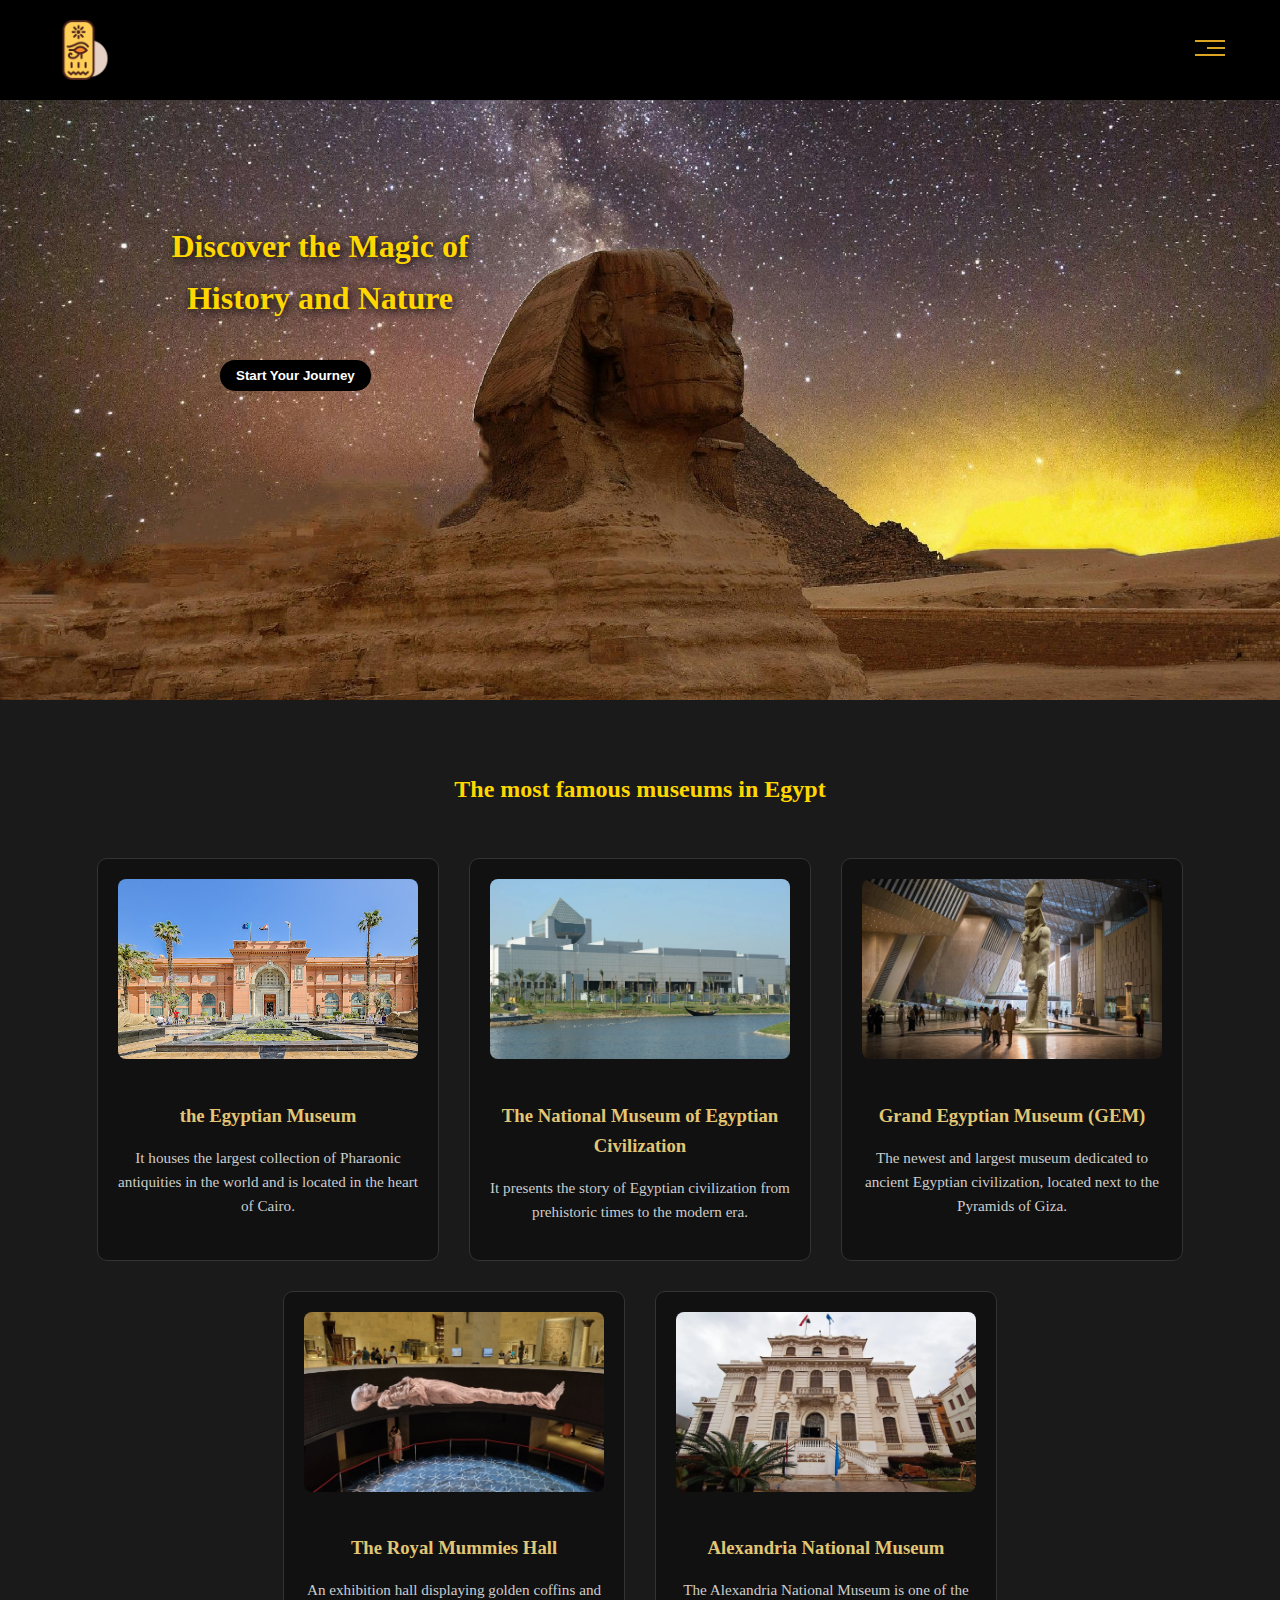
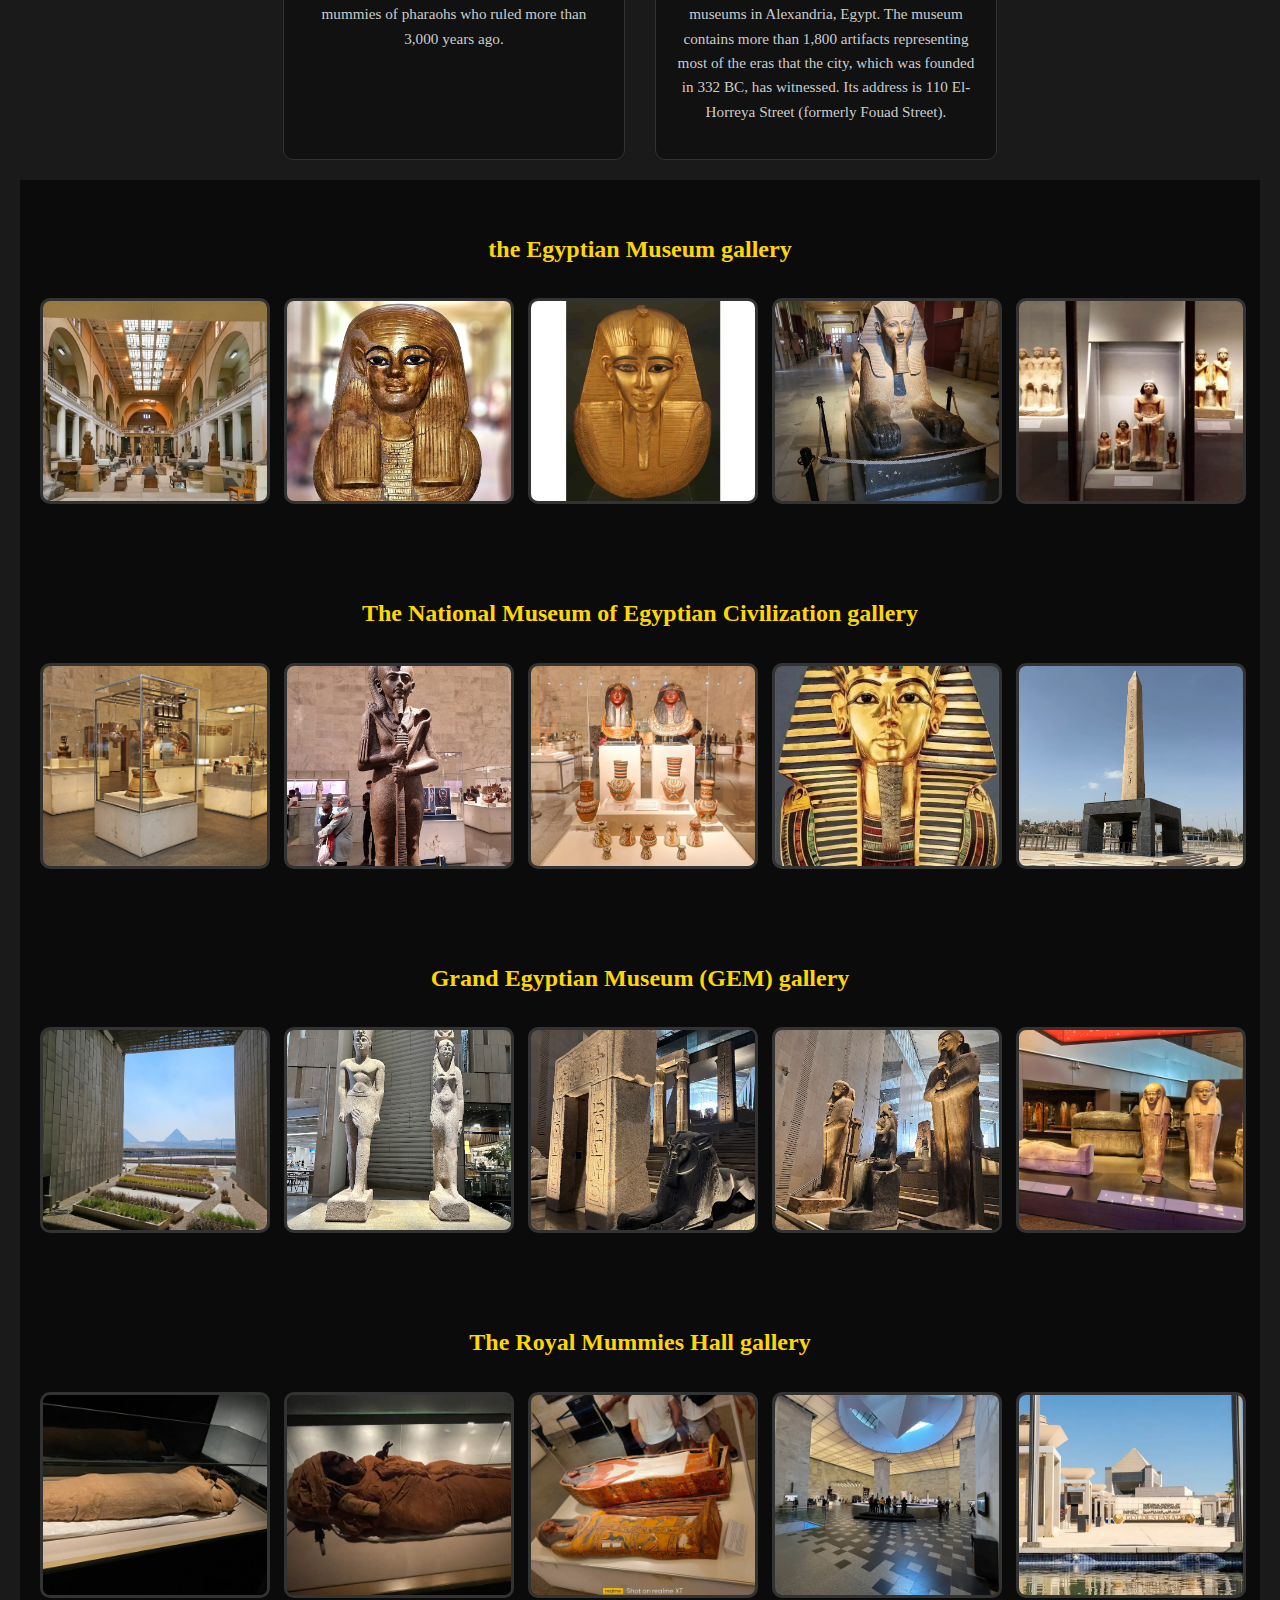
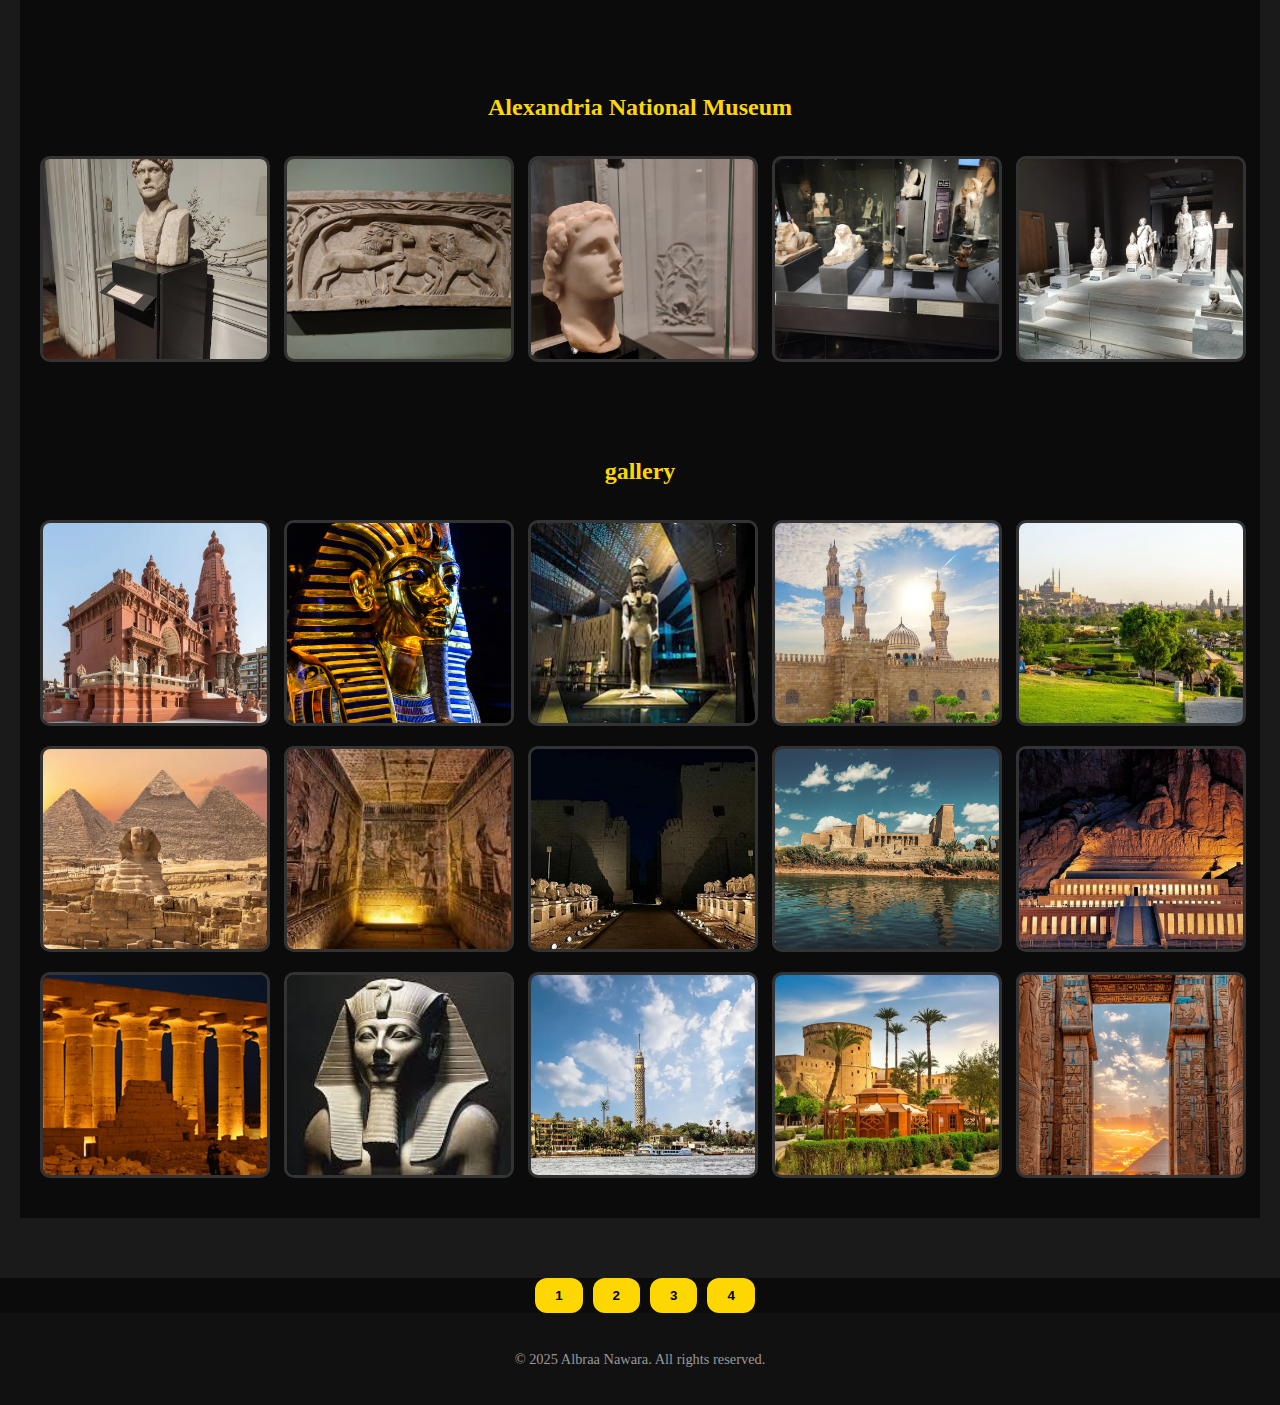
<file: index.html>
<!DOCTYPE html>
<html lang="en">
<head>
    <meta charset="UTF-8">
    <meta name="viewport" content="width=device-width, initial-scale=1.0">
    <title>VISIT EGYPT</title>
    <link rel="stylesheet" href="style.css" >
    <link rel="icon" type="image/x-icon" href="crook.png">
    <link href="https://fonts.googleapis.com/css2?family=Roboto+Serif:wght@400;700&display=swap" rel="stylesheet">

</head>
<body>
    <div class="header">
      <div class="container">
        <img decoding="async" onclick="location.href='main.html'" class="logo" src="pharaoh.png" alt="" />
        <div class="links">
          <span class="icon">
            <span></span>
            <span></span>
            <span></span>
          </span>
          <ul>
            <li><a href="main.html">home</a></li>
            <li><a href="index.html#museums">museums</a></li>
            <li><a href="index.html#gallery">gallery</a></li>
            <li><a href="page1.html#food">Food&Restaurants</a></li>
            <li><a href="page2.html#tips">Some tips</a></li>
            <li><a href="page2.html#contact">Contact</a></li>
          </ul>
        </div>
      </div>
    </div>
    <div class="landing">
      <div class="intro-text">
        <h1>Discover the Magic of History and Nature</h1>
        <button onclick="window.location.href='https://visitegypt.com/'">Start Your Journey</button>

        
      </div>
      </div>
      <section  class="museums-section" id="museums">
  <h2>The most famous museums in Egypt</h2>
  <div class="museums-grid">
    <div  onclick="location.href='#1'" class="museum-card">
      <img src="./images/unnamed1.jpg" alt="the Egyptian Museum">
      <h3>the Egyptian Museum</h3>
      <p>It houses the largest collection of Pharaonic antiquities in the world and is located in the heart of Cairo.</p>
    </div>
    <div  onclick="location.href='#2'" class="museum-card">
      <img src="./images/DSC_2938.webp" alt="The National Museum of Egyptian Civilization">
      <h3>The National Museum of Egyptian Civilization</h3>
      <p>It presents the story of Egyptian civilization from prehistoric times to the modern era.</p>
    </div>
    <div  onclick="location.href='#3'"class="museum-card">
      <img src="./images/unnamed2.webp" alt="Grand Egyptian Museum (GEM)">
      <h3>Grand Egyptian Museum (GEM)</h3>
      <p>The newest and largest museum dedicated to ancient Egyptian civilization, located next to the Pyramids of Giza.</p>
    </div>
     <div  onclick="location.href='#4'" class="museum-card">
      <img src="./images/unnamed5.webp" alt="The Royal Mummies Hall">
      <h3>The Royal Mummies Hall</h3>
      <p>An exhibition hall displaying golden coffins and mummies of pharaohs who ruled more than 3,000 years ago.</p>
    </div>
    <div  onclick="location.href='#5'" class="museum-card">
      <img src="./images/alex.webp" alt="Alexandria National Museum">
      <h3>Alexandria National Museum</h3>
      <p>The Alexandria National Museum is one of the museums in Alexandria, Egypt. The museum contains more than 1,800 artifacts representing most of the eras that the city, which was founded in 332 BC, has witnessed. Its address is 110 El-Horreya Street (formerly Fouad Street).</p>
    </div>
  </div>
 <section id="1" class="gallery-section">
  <h2>the Egyptian Museum gallery</h2>
  <div class="gallery-grid">
    <img src="./images/almthf_almsry_5f44b82261.webp" alt=" 1">
    <img src="./images/a1.webp" alt=" 2">
    <img src="./images/a.jpg" alt=" 3">
    <img src="./images/a3.webp" alt=" 4">
    <img src="./images/a5.jpg" alt=" 5">
    
  </div>
</section>
<section id="2" class="gallery-section">
  <h2>The National Museum of Egyptian Civilization gallery</h2>
  <div class="gallery-grid">
    <img src="./images/unnamed.webp" alt=" 1">
    <img src="./images/b1.webp" alt=" 2">
    <img src="./images/b2.webp" alt=" 3">
    <img src="./images/b5.webp" alt=" 4">
    <img src="./images/b4.webp" alt=" 5">
    
  </div>
</section>
<section id="3" class="gallery-section">
  <h2>Grand Egyptian Museum (GEM) gallery</h2>
  <div class="gallery-grid">
    <img src="./images/c1.webp" alt=" 1">
    <img src="./images/c2.webp" alt=" 2">
    <img src="./images/c3.webp" alt=" 3">
    <img src="./images/c4.webp" alt=" 4">
    <img src="./images/c5.webp" alt=" 5">
    
  </div>
</section>
<section id="4" class="gallery-section">
  <h2>The Royal Mummies Hall gallery</h2>
  <div class="gallery-grid">
    <img src="./images/d1.webp" alt=" 1">
    <img src="./images/d2.webp" alt=" 2">
    <img src="./images/d3.webp" alt=" 3">
    <img src="./images/d4.webp" alt=" 4">
    <img src="./images/almthf_alqwmy_llhdart_almsryt_4f84cfd3d9.webp" alt=" 5">
    
  </div>
</section>
<section id="5" class="gallery-section">
  <h2>Alexandria National Museum</h2>
  <div class="gallery-grid">
    <img src="./images/f2.webp" alt=" 1">
    <img src="./images/f6.webp" alt=" 2">
    <img src="./images/f4.webp" alt=" 3">
    <img src="./images/f5.webp" alt=" 4">
    <img src="./images/f7.webp" alt=" 5">
    
  </div>
</section>



       <section id="gallery" class="gallery-section">
  <h2>gallery</h2>
  <div class="gallery-grid">
    <img src="./images/qsr_albarwn_bc95a39173.webp" alt="qsr_albarwn">
    <img src="./images/tot.jpg" alt="tot">
    <img src="./images/images.jpeg" alt="ramses">
    <img src="./images/msjd_alazhr_msr_964024ebbf.webp" alt="msjd_alazhr">
    <img src="./images/hdyqt_alazhr_896c512f66.webp" alt="hdyqt_alazhr">
    <img src="./images/alahramat_msr_a7acd11ef6.webp" alt="pyramids">
    <img src="./images/images3.jpeg" alt="tomb">
    <img src="./images/520224202129368.jpg" alt="kbash">
    <img src="./images/178648.jpg" alt="fauala">
    <img src="./images/43465_IMG-20200130-WA0224.jpg" alt="tample">
    <img src="./images/51_20150724125506.jpg" alt="karnak">
    <img src="./images/download.jpeg" alt="statue">
    <img src="./images/brj_alqahrt_0c991446ef.webp" alt="brj_alqahrt">
    <img src="./images/qlet_slah_aldyn_alaywby_40e2220b49.webp" alt="qlet_slah_aldyn_alaywby">
    <img src="./images/Egyptian Pyramids Aesthetic.jpeg" alt="Egyptian Pyramids Aesthetic">
  </div>
  </section>
  </section>
</section>

    <div class="btn">
       <button class="btn1"onclick="location.href='main.html'">1</button>
       <button class="btn4" onclick="location.href='index.html'">2</button>
        <button class="btn2"onclick="location.href='page1.html'">3</button>
        <button class="btn3" onclick="location.href='page2.html'">4</button>
    </div>
     <button class="btnscroll" id="btnscroll"> ^ </button>
 <footer>
  <p>&copy; 2025 Albraa Nawara. All rights reserved.</p>
</footer>



</body>
<script src="test.js"></script>
</html>
</file>
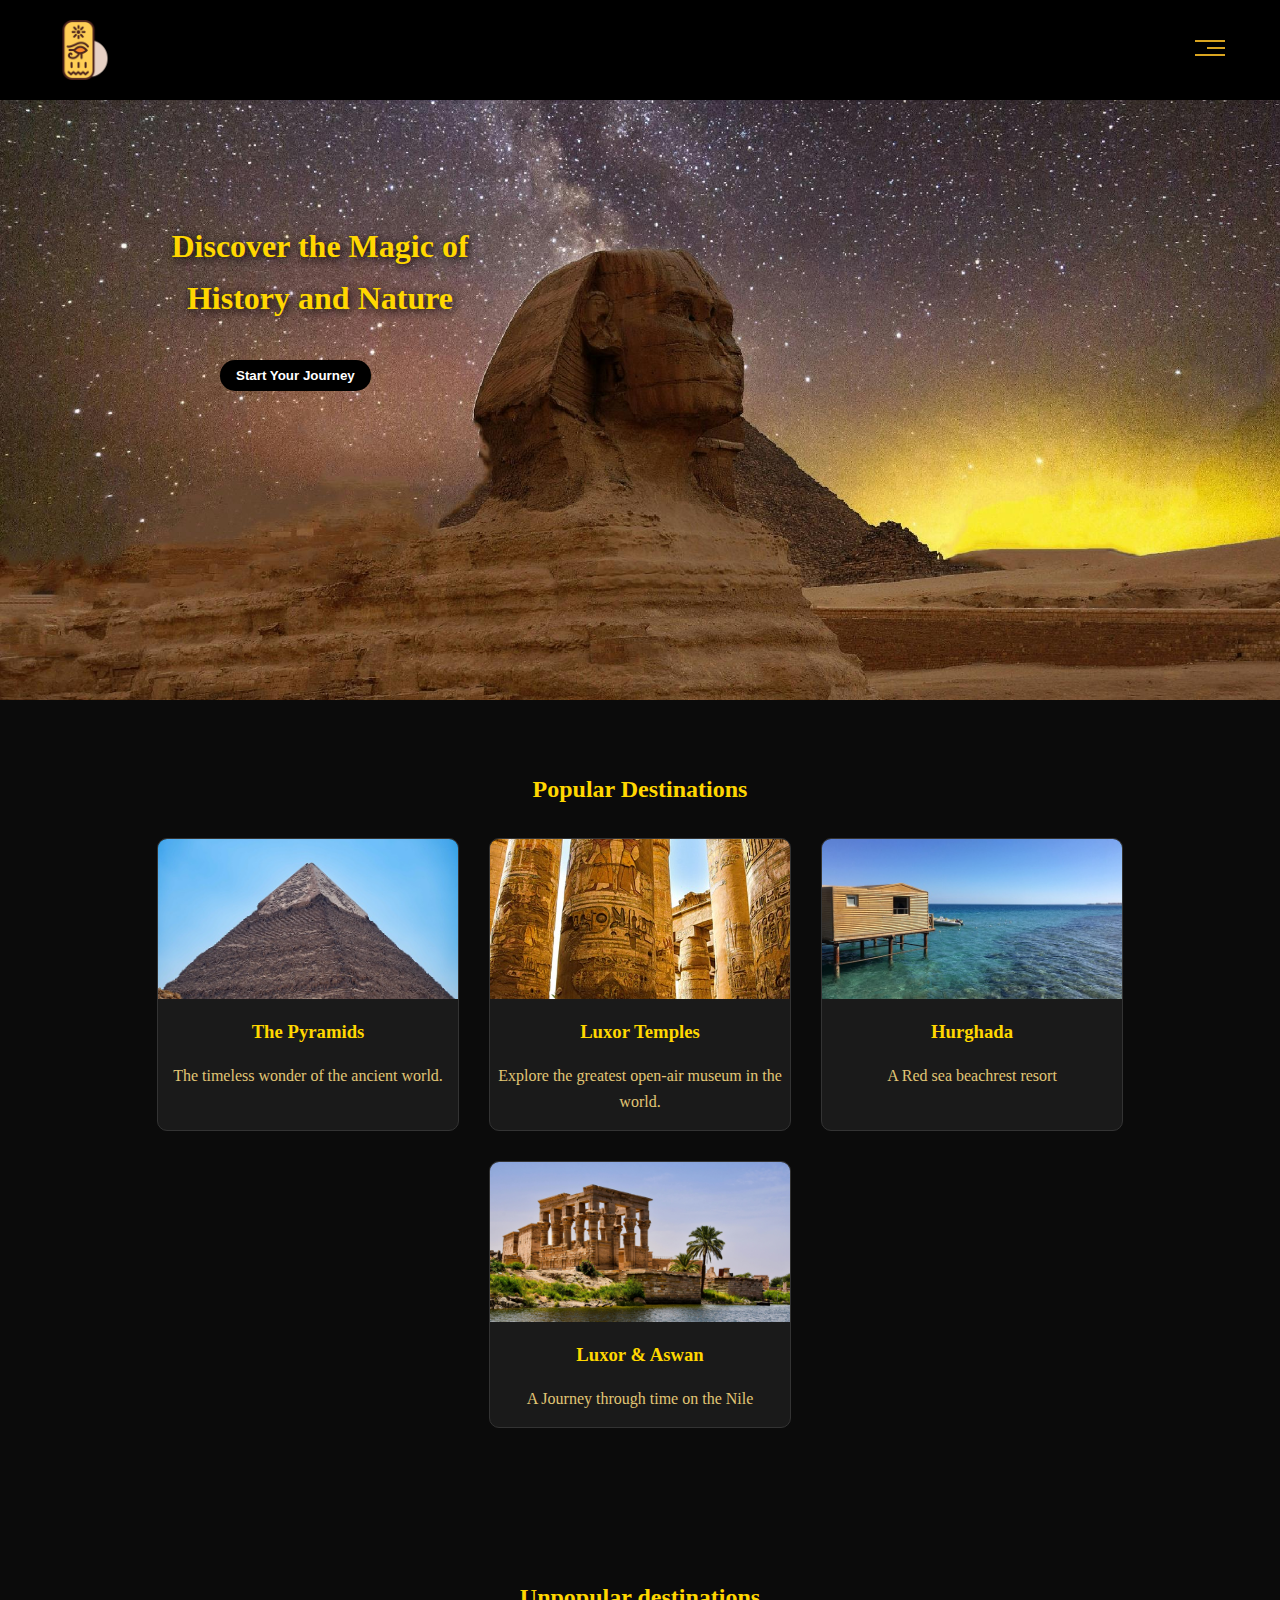
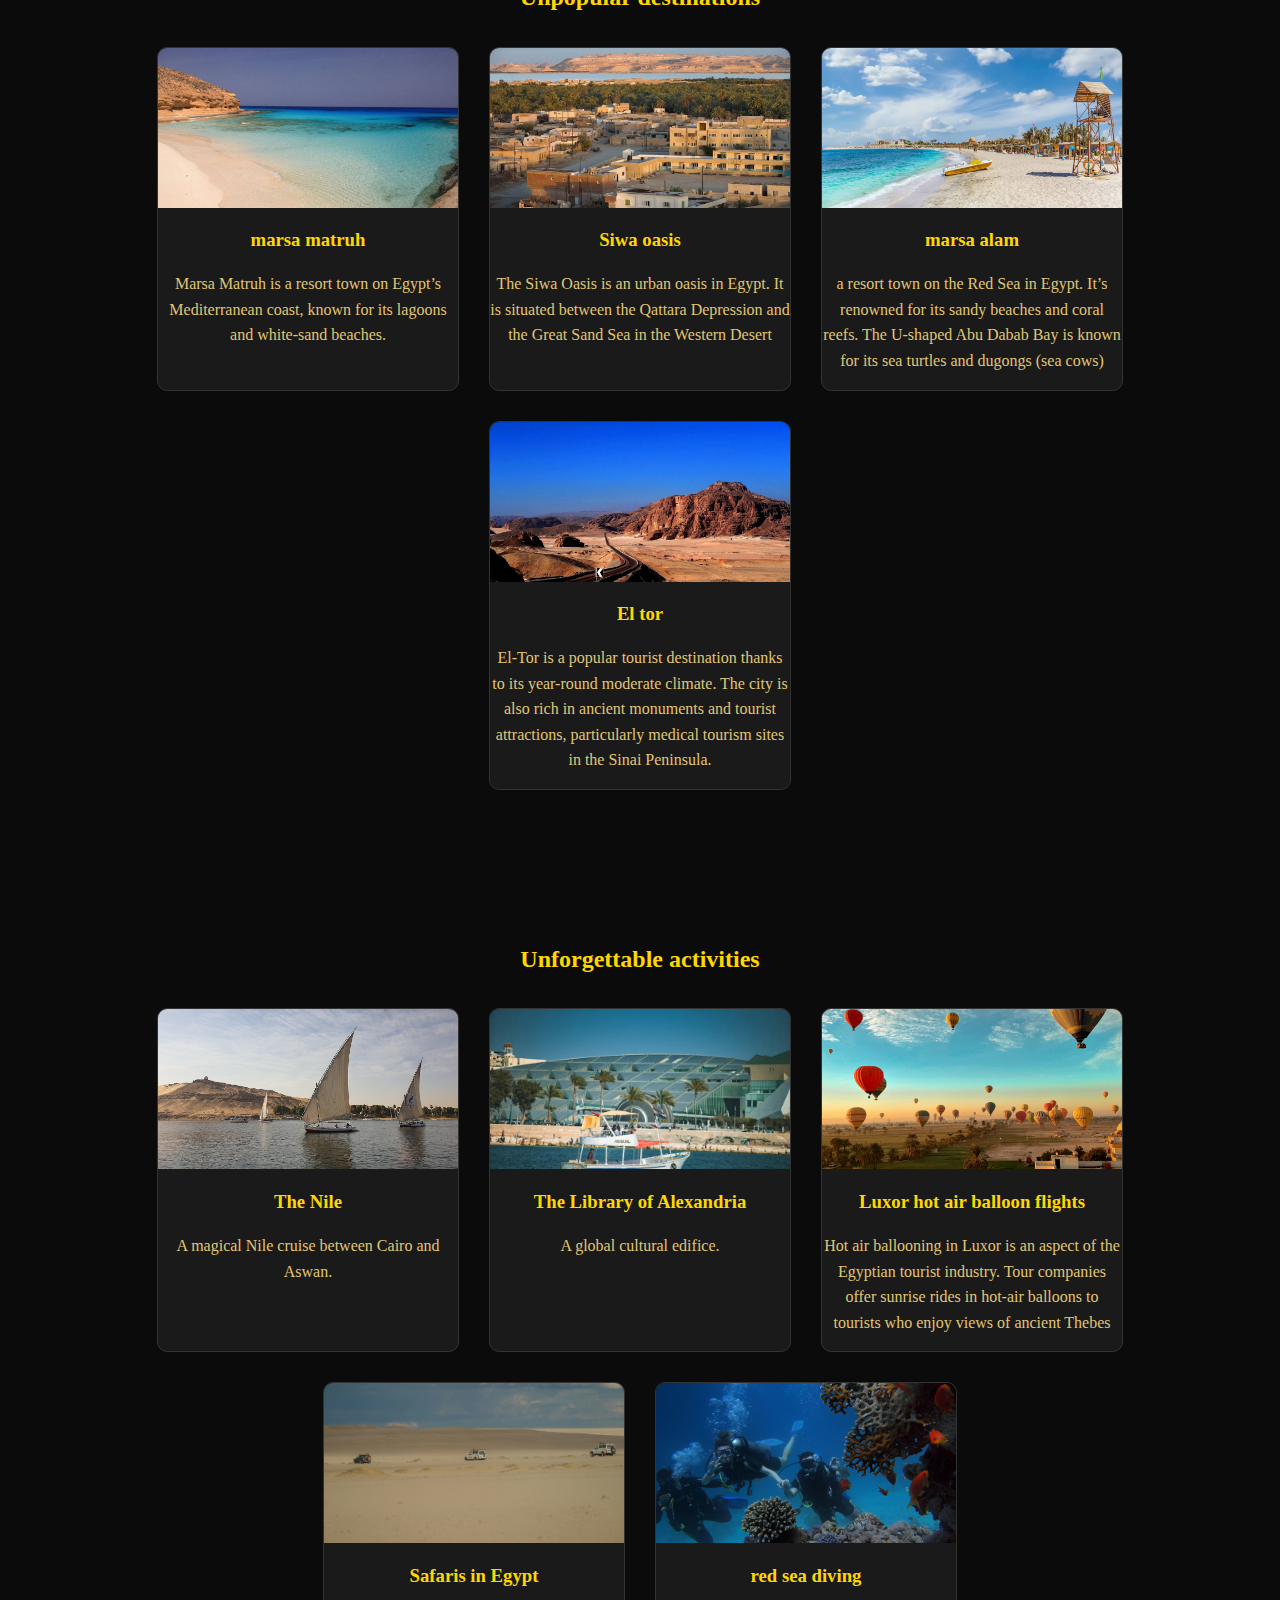
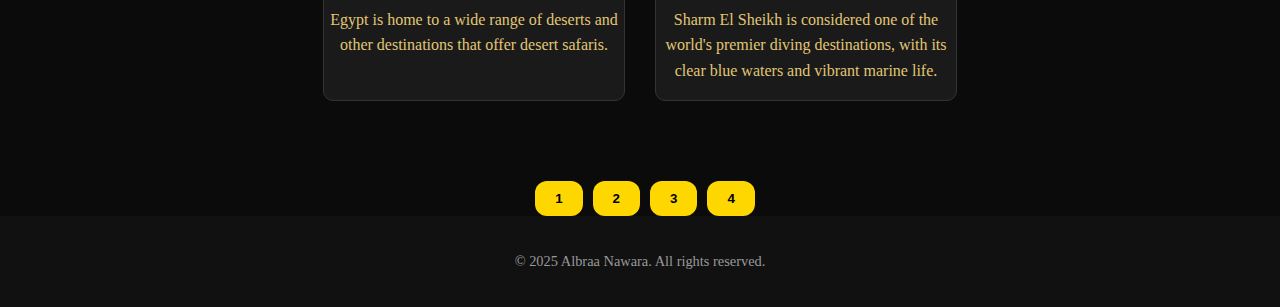
<file: main.html>
<!DOCTYPE html>
<html lang="en">
<head>
    <meta charset="UTF-8">
    <meta name="viewport" content="width=device-width, initial-scale=1.0">
    <title>VISIT EGYPT</title>
    <link rel="stylesheet" href="style.css" >
    <link rel="icon" type="image/x-icon" href="crook.png">
    <link href="https://fonts.googleapis.com/css2?family=Roboto+Serif:wght@400;700&display=swap" rel="stylesheet">

</head>
<body>
    <div class="header">
      <div class="container">
        <img decoding="async"  onclick="location.href='main.html'" class="logo" src="pharaoh.png" alt="" />
        <div class="links">
          <span class="icon">
            <span></span>
            <span></span>
            <span></span>
          </span>
          <ul>
           <li><a href="main.html">home</a></li>
            <li><a href="index.html#museums">museums</a></li>
            <li><a href="index.html#gallery">gallery</a></li>
            <li><a href="page1.html#food">Food&Restaurants</a></li>
            <li><a href="page2.html#tips">Some tips</a></li>
            <li><a href="page2.html#contact">Contact</a></li>
          </ul>
        </div>
      </div>
    </div>
    <div class="landing">
      <div class="intro-text">
        <h1>Discover the Magic of History and Nature</h1>
        <button onclick="window.location.href='https://visitegypt.com/'">Start Your Journey</button>

        
      </div>
    </div>
<section>
  <h2>Popular Destinations</h2>
  <div class="destinations">
    <div class="card">
      <img src="./images/giza-9016164_640.jpg" alt="pyramids"loading="lazy">
      <h3>The Pyramids</h3>
      <p>The timeless wonder of the ancient world.</p>
    </div>
    <div class="card">
      <img src="./images/karnak-7348348_640.jpg" alt="luxor"loading="lazy">
      <h3>Luxor Temples</h3>
      <p>Explore the greatest open-air museum in the world.</p>
    </div>
    <div class="card">
      <img src="./images/red-sea-1234167_640.jpg" alt="Hurghada"loading="lazy">
      <h3>Hurghada</h3>
      <p>A Red sea beachrest resort</p>
    </div>
    <div class="card">
      <img src="./images/pexels-axp-photography-500641970-18934583.jpg" alt="Aswan"loading="lazy">
      <h3>Luxor & Aswan</h3>
      <p>A Journey through time on the Nile</p>
    </div>
    </div>
</section>
<section>
  <h2>Unpopular destinations</h2>
  <div class="destinations">
    <div class="card">
      <img src="./images/matruh-1.jpg" alt="matruh"loading="lazy">
      <h3>marsa matruh</h3>
      <p>Marsa Matruh is a resort town on Egypt’s Mediterranean coast, known for its lagoons and white-sand beaches.</p>
    </div>
    <div class="card">
      <img src="./images/licensed-image.jpeg" alt="siwa oasis"loading="lazy">
      <h3>Siwa oasis</h3>
      <p>The Siwa Oasis is an urban oasis in Egypt. It is situated between the Qattara Depression and the Great Sand Sea in the Western Desert</p>
    </div>
    <div class="card">
      <img src="./images/alam.jpeg" alt="marsa alam"loading="lazy">
      <h3>marsa alam</h3>
      <p>a resort town on the Red Sea in Egypt. It’s renowned for its sandy beaches and coral reefs. The U-shaped Abu Dabab Bay is known for its sea turtles and dugongs (sea cows)</p>
    </div>
    <div class="card">
      <img src="./images/el tor.jpeg" alt="El tor"loading="lazy">
      <h3>El tor</h3>
      <p>El-Tor is a popular tourist destination thanks to its year-round moderate climate. The city is also rich in ancient monuments and tourist attractions, particularly medical tourism sites in the Sinai Peninsula.</p>
    </div>
    </div>

</section>
<section>
    <h2>Unforgettable activities</h2>
    <div class="destinations">
   <div class="card">
      <img src="./images/egypt-4369903_1280.jpg" alt="the Nile"loading="lazy">
      <h3>The Nile</h3>
      <p>A magical Nile cruise between Cairo and Aswan.</p>
    </div>
     <div class="card">
      <img src="./images/pexels-abdrahman-abubakar-532636418-16714089.jpg" alt="The Library of Alexandria"loading="lazy">
      <h3>The Library of Alexandria</h3>
      <p>A global cultural edifice.</p>
    </div>
    <div class="card">
      <img src="./images/pexels-girlvsglobe86-300284270-30404378.jpg" alt="Luxor hot air balloon flights"loading="lazy">
      <h3>Luxor hot air balloon flights</h3>
      <p>Hot air ballooning in Luxor is an aspect of the Egyptian tourist industry. Tour companies offer sunrise rides in hot-air balloons to tourists who enjoy views of ancient Thebes</p>
    </div>
    <div class="card">
      <img src="./images/pexels-eslames1-27407237.jpg" alt="Safaris in Egypt"loading="lazy">
      <h3>Safaris in Egypt</h3>
      <p>Egypt is home to a wide range of deserts and other destinations that offer desert safaris.</p>
    </div>
    <div class="card">
      <img src="./images/pexels-freestockpro-1540108.jpg" alt="red sea diving"loading="lazy">
      <h3>red sea diving</h3>
      <p>Sharm El Sheikh is considered one of the world's premier diving destinations, with its clear blue waters and vibrant marine life.</p>
    </div>
    </div>
  </section>
  
    <div class="btn">
       <button class="btn1"onclick="location.href='main.html'">1</button>
       <button class="btn4" onclick="location.href='index.html'">2</button>
        <button class="btn2"onclick="location.href='page1.html'">3</button>
        <button class="btn3" onclick="location.href='page2.html'">4</button>
    </div>
     <button class="btnscroll" id="btnscroll"> ^ </button>
 <footer>
  <p>&copy; 2025 Albraa Nawara. All rights reserved.</p>
</footer>



</body>
<script src="test.js"></script>
</html>
</file>
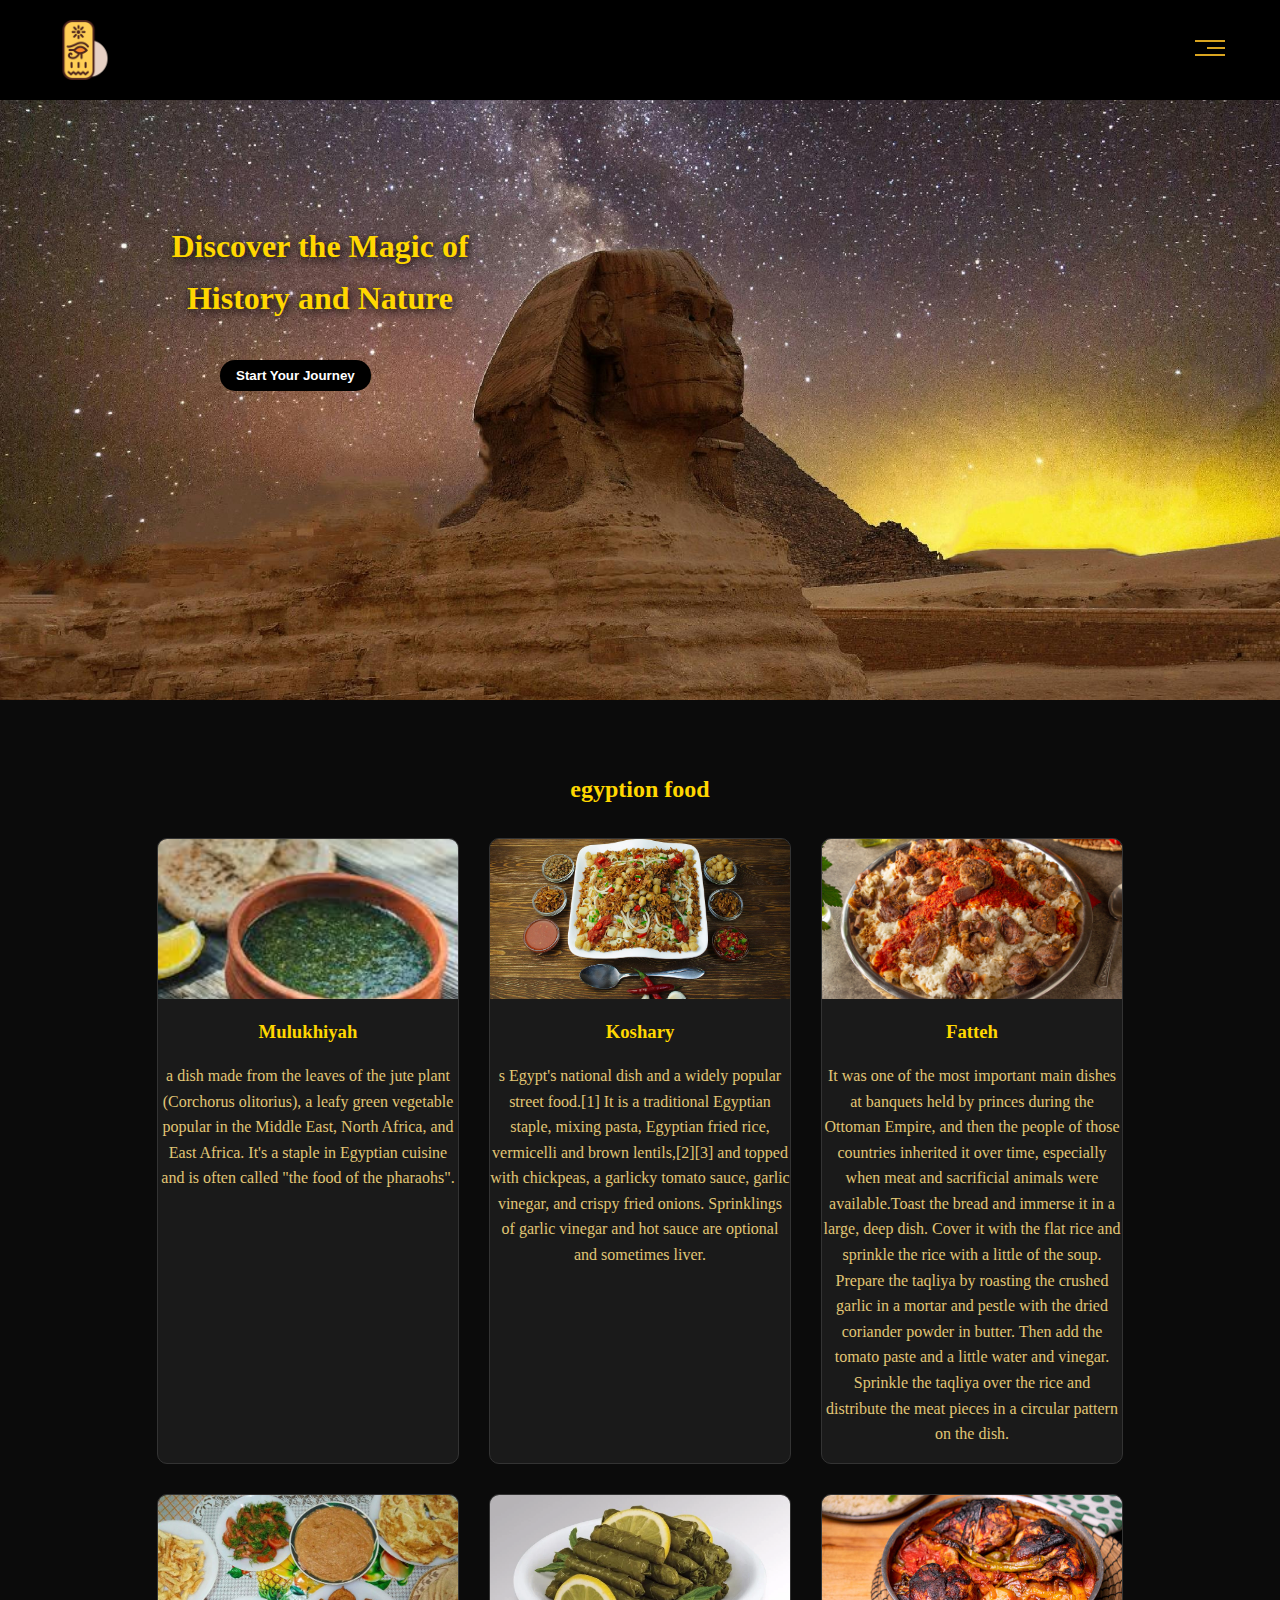
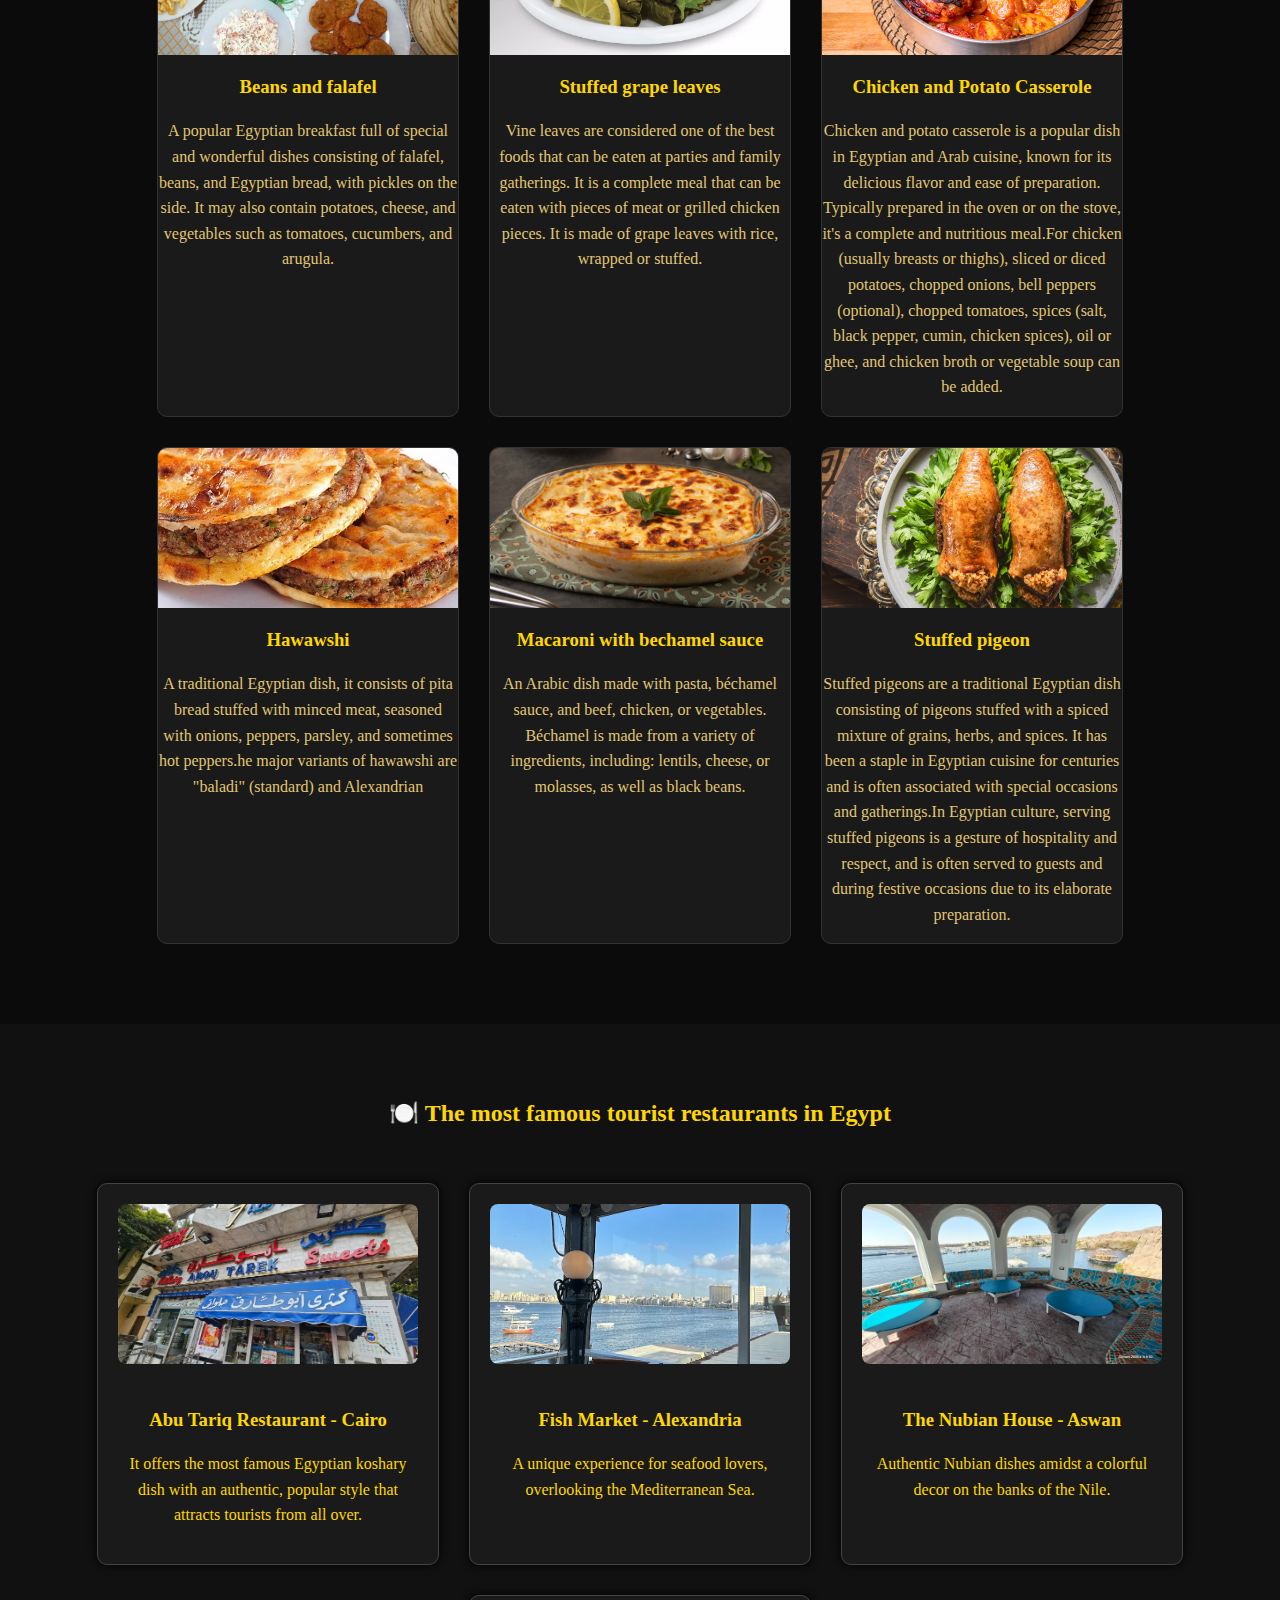
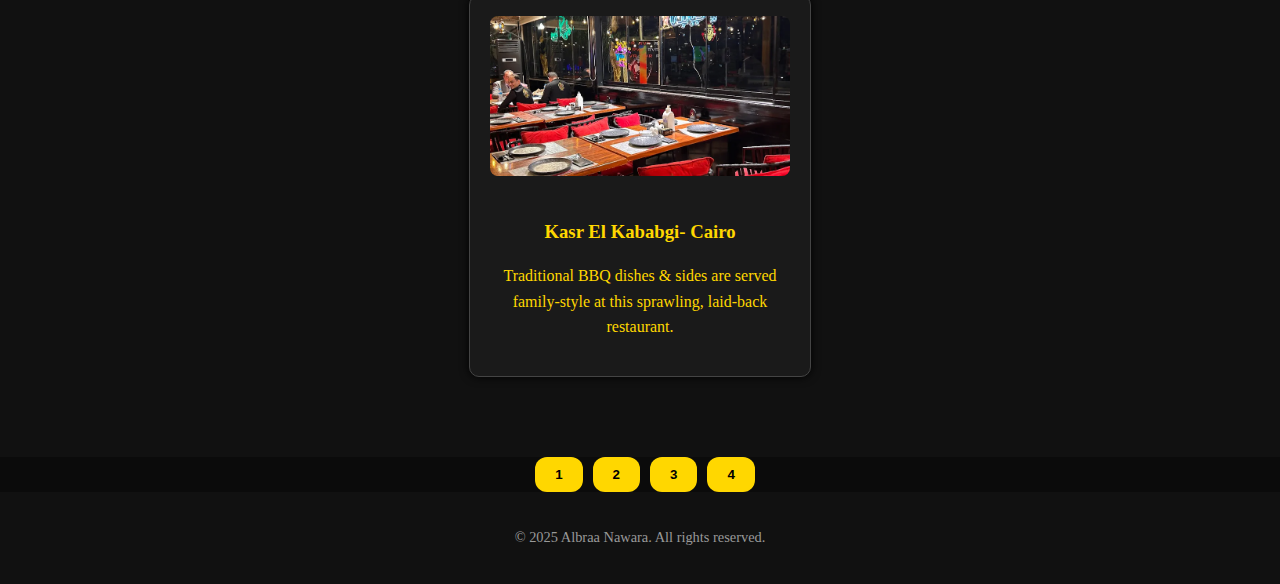
<file: page1.html>
<!DOCTYPE html>
<html lang="en">
<head>
    <meta charset="UTF-8">
    <meta name="viewport" content="width=device-width, initial-scale=1.0">
    <title>VISIT EGYPT</title>
    <link rel="stylesheet" href="style.css" >
    <link rel="icon" type="image/x-icon" href="crook.png">
    <link href="https://fonts.googleapis.com/css2?family=Roboto+Serif:wght@400;700&display=swap" rel="stylesheet">

</head>
<body>
    <div class="header">
      <div class="container">
        <img decoding="async" onclick="location.href='main.html'" class="logo" src="pharaoh.png" alt="" />
        <div class="links">
          <span class="icon">
            <span></span>
            <span></span>
            <span></span>
          </span>
          <ul>
            <li><a href="main.html">home</a></li>
            <li><a href="index.html#museums">museums</a></li>
            <li><a href="index.html#gallery">gallery</a></li>
            <li><a href="page1.html#food">Food&Restaurants</a></li>
            <li><a href="page2.html#tips">Some tips</a></li>
            <li><a href="page2.html#contact">Contact</a></li>
          </ul>
        </div>
      </div>
    </div>
     </div>
    <div class="landing">
      <div class="intro-text">
        <h1>Discover the Magic of History and Nature</h1>
        <button onclick="window.location.href='https://visitegypt.com/'">Start Your Journey</button>

        
      </div>
    </div>
<section>
    <h2>egyption food</h2>
    <div class="destinations">
   <div id="food" class="card">
      <img src="./images/food.jpeg" alt="Mulukhiyah">
      <h3>Mulukhiyah</h3>
      <p>a dish made from the leaves of the jute plant (Corchorus olitorius), a leafy green vegetable popular in the Middle East, North Africa, and East Africa. It's a staple in Egyptian cuisine and is often called "the food of the pharaohs".</p>
    </div>
    <div class="card">
      <img src="./images/Egyptian_food_Koshary.jpg" alt="Koshary">
      <h3>Koshary</h3>
      <p>s Egypt's national dish and a widely popular street food.[1] It is a traditional Egyptian staple, mixing pasta, Egyptian fried rice, vermicelli and brown lentils,[2][3] and topped with chickpeas, a garlicky tomato sauce, garlic vinegar, and crispy fried onions. Sprinklings of garlic vinegar and hot sauce are optional and sometimes liver.</p>
    </div>
    <div class="card">
      <img src="./images/untitled-7.jpg" alt="Fatteh">
      <h3>Fatteh</h3>
      <p>It was one of the most important main dishes at banquets held by princes during the Ottoman Empire, and then the people of those countries inherited it over time, especially when meat and sacrificial animals were available.Toast the bread and immerse it in a large, deep dish. Cover it with the flat rice and sprinkle the rice with a little of the soup. Prepare the taqliya by roasting the crushed garlic in a mortar and pestle with the dried coriander powder in butter. Then add the tomato paste and a little water and vinegar. Sprinkle the taqliya over the rice and distribute the meat pieces in a circular pattern on the dish.</p>
    </div>
    <div class="card">
      <img src="./images/504.jpg" alt="Beans and falafel">
      <h3>Beans and falafel</h3>
      <p> A popular Egyptian breakfast full of special and wonderful dishes consisting of falafel, beans, and Egyptian bread, with pickles on the side. It may also contain potatoes, cheese, and vegetables such as tomatoes, cucumbers, and arugula.</p>
    </div>
    <div class="card">
      <img src="./images/asw.webp" alt="Stuffed grape leaves">
      <h3>Stuffed grape leaves</h3>
      <p> Vine leaves are considered one of the best foods that can be eaten at parties and family gatherings. It is a complete meal that can be eaten with pieces of meat or grilled chicken pieces. It is made of grape leaves with rice, wrapped or stuffed.</p>
    </div>
    <div class="card">
      <img src="./images/web-4.jpg" alt="Chicken and Potato Casserole">
      <h3>Chicken and Potato Casserole</h3>
      <p> Chicken and potato casserole is a popular dish in Egyptian and Arab cuisine, known for its delicious flavor and ease of preparation. Typically prepared in the oven or on the stove, it's a complete and nutritious meal.For chicken (usually breasts or thighs), sliced ​​or diced potatoes, chopped onions, bell peppers (optional), chopped tomatoes, spices (salt, black pepper, cumin, chicken spices), oil or ghee, and chicken broth or vegetable soup can be added.</p>
    </div>
    <div class="card">
      <img src="./images/hawa.jpg" alt="Hawawshi">
      <h3>Hawawshi</h3>
      <p>  A traditional Egyptian dish, it consists of pita bread stuffed with minced meat, seasoned with onions, peppers, parsley, and sometimes hot peppers.he major variants of hawawshi are "baladi" (standard) and Alexandrian</p>
    </div>
    <div class="card">
      <img src="./images/for-web-2020-05-04T145441.475.jpg" alt="Macaroni with bechamel sauce">
      <h3>Macaroni with bechamel sauce</h3>
      <p>  An Arabic dish made with pasta, béchamel sauce, and beef, chicken, or vegetables. Béchamel is made from a variety of ingredients, including: lentils, cheese, or molasses, as well as black beans.</p>
    </div>
    <div class="card">
      <img src="./images/NGCaDVpKac11z7PCMf9dTMeg8TQhQo96M9Nj9b3m.jpg" alt="Stuffed pigeon">
      <h3>Stuffed pigeon</h3>
      <p>  Stuffed pigeons are a traditional Egyptian dish consisting of pigeons stuffed with a spiced mixture of grains, herbs, and spices. It has been a staple in Egyptian cuisine for centuries and is often associated with special occasions and gatherings.In Egyptian culture, serving stuffed pigeons is a gesture of hospitality and respect, and is often served to guests and during festive occasions due to its elaborate preparation.</p>
    </div>
</div>
</section>
<section class="restaurants-section">
  <h2>🍽️ The most famous tourist restaurants in Egypt</h2>
  <div class="restaurant-cards">
    <div class="restaurant-card">
      <img src="./images/e1.webp" alt="Abu Tariq Restaurant">
      <h3>Abu Tariq Restaurant - Cairo</h3>
      <p>It offers the most famous Egyptian koshary dish with an authentic, popular style that attracts tourists from all over.</p>
    </div>

    <div class="restaurant-card">
      <img src="./images/e2.webp" alt="Fish Market - Alexandria">
      <h3> Fish Market - Alexandria</h3>
      <p>A unique experience for seafood lovers, overlooking the Mediterranean Sea.</p>
    </div>

    <div class="restaurant-card">
      <img src="./images/e3.webp" alt=">The Nubian House - Aswan">
      <h3>The Nubian House - Aswan</h3>
      <p>Authentic Nubian dishes amidst a colorful decor on the banks of the Nile.</p>
    </div>
    <div class="restaurant-card">
      <img src="./images/r1.webp" alt=">Kasr El Kababgi- Cairo">
      <h3>Kasr El Kababgi- Cairo</h3>
      <p>Traditional BBQ dishes & sides are served family-style at this sprawling, laid-back restaurant.</p>
    </div>

  </div>

</section>



    <div class="btn">
       <button class="btn1"onclick="location.href='main.html'">1</button>
       <button class="btn4" onclick="location.href='index.html'">2</button>
        <button class="btn2"onclick="location.href='page1.html'">3</button>
        <button class="btn3" onclick="location.href='page2.html'">4</button>
    </div>
     <button class="btnscroll" id="btnscroll"> ^ </button>
 <footer>
  <p>&copy; 2025 Albraa Nawara. All rights reserved.</p>
</footer>
</body>
<script src="test.js"></script>
</html>
</file>
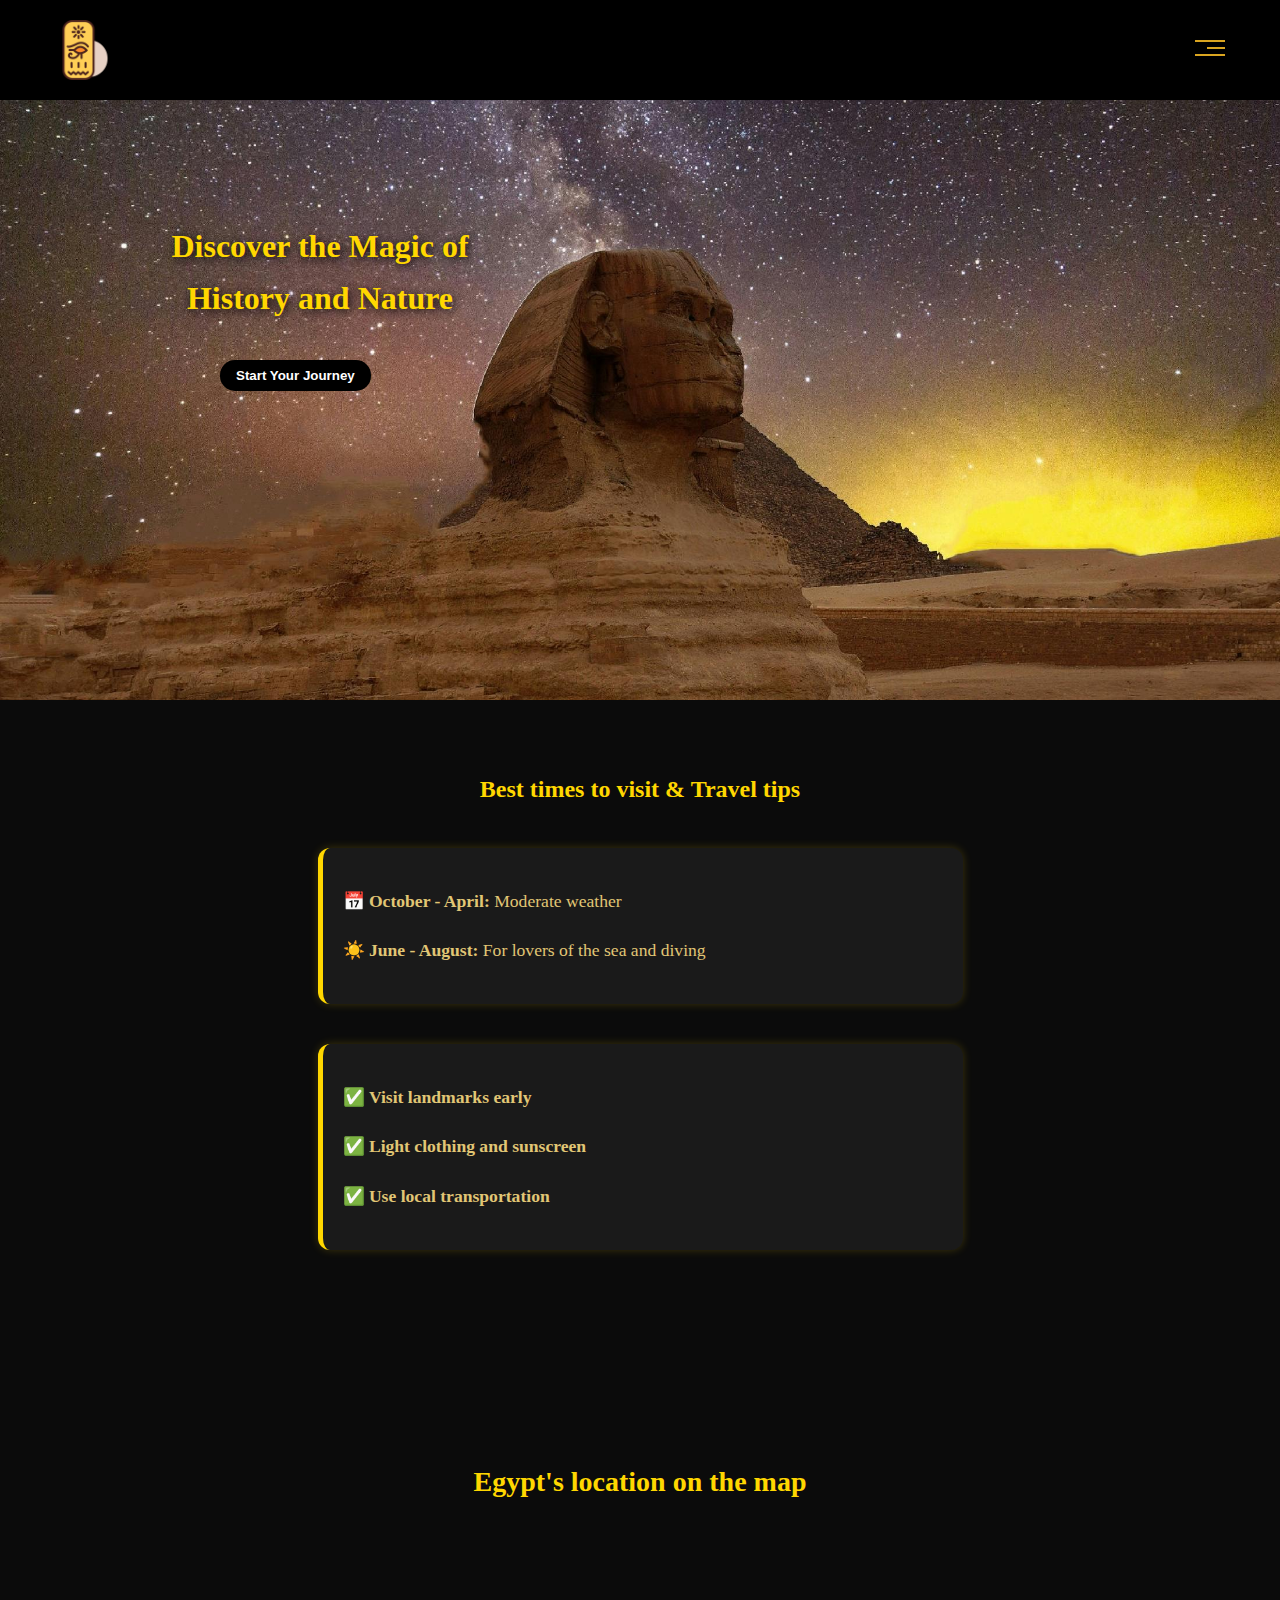
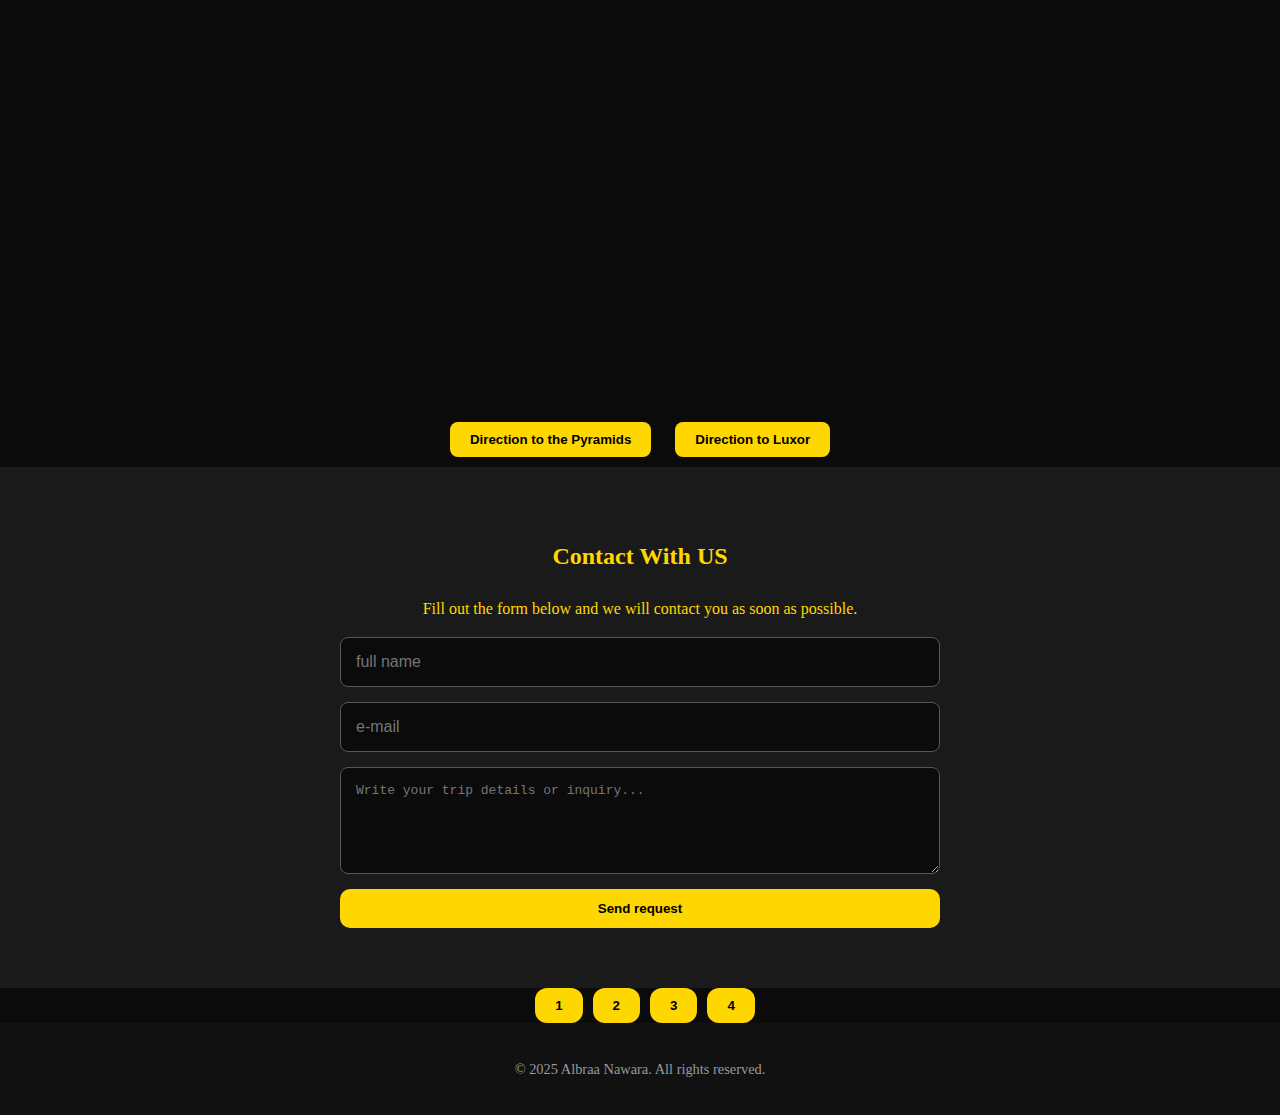
<file: page2.html>
<!DOCTYPE html>
<html lang="en">
<head>
    <meta charset="UTF-8">
    <meta name="viewport" content="width=device-width, initial-scale=1.0">
    <title>VISIT EGYPT</title>
    <link rel="stylesheet" href="style.css" >
    <link rel="icon" type="image/x-icon" href="crook.png">
    <link href="https://fonts.googleapis.com/css2?family=Roboto+Serif:wght@400;700&display=swap" rel="stylesheet">

</head>
<body>
    <div class="header">
      <div class="container">
        <img decoding="async"  onclick="location.href='main.html'" class="logo" src="pharaoh.png" alt="" />
        <div class="links">
          <span class="icon">
            <span></span>
            <span></span>
            <span></span>
          </span>
          <ul>
            <li><a href="main.html">home</a></li>
            <li><a href="index.html#museums">museums</a></li>
            <li><a href="index.html#gallery">gallery</a></li>
            <li><a href="page1.html#food">Food&Restaurants</a></li>
            <li><a href="page2.html#tips">Some tips</a></li>
            <li><a href="page2.html#contact">Contact</a></li>
          </ul>
        </div>
      </div>
    </div>
     </div>
    <div class="landing">
      <div class="intro-text">
        <h1>Discover the Magic of History and Nature</h1>
        <button onclick="window.location.href='https://visitegypt.com/'">Start Your Journey</button>

        
      </div>
    </div>
<section id="tips">
 <h2>Best times to visit & Travel tips</h2>
 <div class="seasons-box">
  <p>📅 <strong>October - April:</strong> Moderate weather</p>
  <p>☀️ <strong>June - August:</strong> For lovers of the sea and diving</p>
</div>
<div class="tips-box">
  <p>✅ <strong>Visit landmarks early</strong></p>
  <p>✅ <strong>Light clothing and sunscreen</strong></p>
  <p>✅ <strong>Use local transportation</strong></p>
</div>


</section>



<section id="map" class="map-container">
  <h2>Egypt's location on the map</h2>
  <iframe 
    src="https://www.google.com/maps/embed?pb=!1m18!1m12!1m3!1d11027545.367642347!2d21.90229995327765!3d26.820553541122863!2m3!1f0!2f0!3f0!3m2!1i1024!2i768!4f13.1!3m3!1m2!1s0x14583fc7df93f10f%3A0xf741146e30bc97bb!2sEgypt!5e0!3m2!1sar!2seg!4v1716111111111!5m2!1sar!2seg" 
    width="90%" 
    height="400" 
    style="border:0; border-radius: 10px;" 
    allowfullscreen="" 
    loading="lazy" 
    referrerpolicy="no-referrer-when-downgrade">
  </iframe>
</section>
<div class="map-buttons" style="text-align:center; margin-top: 20px;">
  <button onclick="window.open('https://www.google.com/maps/dir/?api=1&destination=Giza+Pyramids,+Egypt', '_blank')">
    Direction to the Pyramids
  </button>
  <button onclick="window.open('https://www.google.com/maps/dir/?api=1&destination=Luxor,+Egypt', '_blank')">
   Direction to Luxor
  </button>
</div>




    <section id="contact" class="contact-section">
  <h2>Contact With US </h2>
  <p style="text-align: center;">Fill out the form below and we will contact you as soon as possible.</p>
  <form class="contact-form" 
  action="https://formspree.io/f/mzzrqbze"
  method="POST">
    <input type="text" name="name" placeholder="full name" required>
    <input type="email" name="email" placeholder="e-mail" required>
    <textarea name="message" rows="5" placeholder="Write your trip details or inquiry..." required></textarea>
    <button type="submit">Send request</button>
  </form>
</section>
    <div class="btn">
       <button class="btn1"onclick="location.href='main.html'">1</button>
       <button class="btn4" onclick="location.href='index.html'">2</button>
        <button class="btn2"onclick="location.href='page1.html'">3</button>
        <button class="btn3" onclick="location.href='page2.html'">4</button>
    </div>
     <button class="btnscroll" id="btnscroll"> ^ </button>
 <footer>
  <p>&copy; 2025 Albraa Nawara. All rights reserved.</p>
</footer>
</body>
<script src="test.js"></script>
</html>
</file>
<file: style.css>
:root {
  --main-color: gold;
  --secondary-color: black;
  --section-padding: 60px;
  --section-background: #f6f6f6;
  --main-duration: 0.5s;
}
html {
  scroll-behavior: smooth;
  background-color: black;
}
.container {
  padding-left: 15px;
  padding-right: 15px;
  margin-left: auto;
  margin-right: auto;

}
body {
  font-family: 'Roboto Serif', serif;
}

@media (min-width: 768px) {
  .container {
    width: 750px;
  }

}
/* Medium */
@media (min-width: 992px) {
  .container {
    width: 970px;
  }
}
/* Large */
@media (min-width: 1200px) {
  .container {
    width: 1170px;
  }
}
.special-heading {
  color: #ebeced;
  font-size: 100px;
  text-align: center;
  font-weight: 800;
  letter-spacing: -3px;
  margin: 0;
}
.special-heading + p {
  margin: -30px 0 0;
  font-size: 20px;
  text-align: center;
  color: #797979;
}
@media (max-width: 767px) {
  .special-heading {
    font-size: 60px;
  }
  .special-heading + p {
    margin-top: -20px;
  }
}
/* End Components */
/* Start Header */
.header {
  padding: 20px;
  background-color: black;
  
}
.header .container {
  display: flex;
  justify-content: space-between;
  align-items: center;
}
.header .logo {
  width: 60px;
}
.header .links {
  position: relative;
}
.header .links:hover .icon span:nth-child(2) {
  width: 100%;
}
.header .links .icon {
  width: 30px;
  display: flex;
  flex-wrap: wrap;
  justify-content: flex-end;
}
.header .links .icon span {
  background-color: goldenrod;
  margin-bottom: 5px;
  height: 2px;
}
.header .links .icon span:first-child {
  width: 100%;
}
.header .links .icon span:nth-child(2) {
  width: 60%;
  transition: var(--main-duration);
}
.header .links .icon span:last-child {
  width: 100%;
}
.header .links ul {
  list-style: none;
  margin: 0;
  padding: 0;
  background-color:burlywood;
  position: absolute;
  right: 0;
  min-width: 200px;
  top: calc(100% + 15px);
  display: none;
  z-index: 1;
}
.header .links ul::before {
  content: "";
  border-width: 10px;
  border-style: solid;
  border-color: transparent transparent burlywood transparent;
  position: absolute;
  right: 5px;
  top: -20px;
}
.header .links:hover ul {
  display: block;
}
.header .links ul li a {
  display: block;
  padding: 15px;
  text-decoration: none;
  color: #333;
  transition: var(--main-duration);
}
.header .links ul li a:hover {
  padding-left: 25px;
}
.header .links ul li:not(:last-child) a {
  border-bottom: 1px solid gold;
}
/* === Global Styles === */
body {
  margin: 0;
  padding: 0;
  font-family: 'Georgia', serif;
  background-color: #0b0b0b;
  color: #e1c675; /* gold */
  line-height: 1.6;
}

h1, h2, h3 {
  color: #ffd700; /* bright gold */
  text-align: center;
  margin-bottom: 0.5em;
}

 button {
  color: white;
background-color: #000;
  border: none;
  padding: 0.6em 1.2em;
  text-decoration: none;
  font-weight: bold;
  border-radius: 15px;
  cursor: pointer;
  transition: 0.3s ease;
}

 button:hover {
  background-color: #e1c675;
  color: #000;
}

/* === Header Section === */
.landing{
  background: url('./images/pexels-pixabay-262786.jpg') no-repeat center center/cover;

  padding: 100px 20px;
  text-align: center;
  height: 400px;
}

.landing h1 {
  font-size: 2rem;
  text-shadow: 2px 2px 10px #000;
  width: 360px;
  margin-left: 120px;
}

.landing button {
  margin-top: 20px;
  float: left;
  margin-left: 200px;
}

/* === Section Layouts === */
section {
  padding: 60px 20px;
}

.destinations,
.gallery {
  display: flex;
  justify-content: center;
  gap: 40px;
  flex-wrap: wrap;
}

.card {
  background-color: #1a1a1a;
  border: 1px solid #333;
  border-radius: 10px;
  overflow: hidden;
  width: 250px;
  text-align: center;

}

.card img {
  width: 100%;
  height: 160px;
  object-fit: cover;
}

.card h3 {
  margin-top: 10px;
}

.activities {
  text-align: center;
  font-size: 1.1em;
}

.gallery-section {
  padding: 40px 20px;
  background-color: #0b0b0b;
  color: #ffd700;
  text-align: center;
}

.gallery-grid {
  display: grid;
  grid-template-columns: repeat(5, 1fr);
  gap: 20px;
  max-width: 1200px;
  margin: auto;
  padding-top: 20px;
}

.gallery-grid img {
  width: 100%;
  height: 200px;
  object-fit: cover;
  border: 3px solid #333;
  border-radius: 10px;
  transition: transform 0.3s ease;
}

.gallery-grid img:hover {
  transform: scale(1.05);
  border-color: gold;
}

/* === Map === */
.map-container {
  text-align: center;
  margin-top: 40px;
}

.map-container iframe {
  width: 90%;
  height: 400px;
  border: none;
  border-radius: 10px;
}

/* === Footer === */
footer {
  background-color: #111;
  text-align: center;
  padding: 20px;
  color: #999;
  font-size: 0.9em;
}
h2{
    display: block;
    margin: 10px;

}
.btn1,.btn2,.btn3,.btn4{
  background-color: gold;
  color: black;
  font-weight: bold;
  padding: 10px 20px;
  border: none;
  border-radius: 12px;
  margin-left: 10px;
  cursor: pointer;
  transition: 0.3s;
  
}

.btn1:hover,.btn2:hover,.btn3:hover,.btn4:hover,.btnscroll:hover {
  background-color: black;
  color: gold;
  border: 1px solid gold;
}
.btn{
    display: flex;
    justify-content: center;
}
.btnscroll{
    width: 40px;
    height: 40px;
    border: none;
    background-color: gold;
    cursor: pointer;
    position: fixed;
    bottom: 20px;
    right:  20px;
    display: none;
}
.contact-section {
  background-color: #1a1a1a;
  padding: 60px 20px;
  color: gold;
}

.contact-section h2 {
  color: #ffd700;
  text-align: center;
  margin-bottom: 20px;
}

.contact-form {
  max-width: 600px;
  margin: auto;
  display: flex;
  flex-direction: column;
  gap: 15px;
}

.contact-form input,
.contact-form textarea {
  padding: 15px;
  border: 1px solid #555;
  border-radius: 8px;
  background-color: #0b0b0b;
  color: gold;
  font-size: 1em;
}

.contact-form input:focus,
.contact-form textarea:focus {
  outline: none;
  border-color: gold;
}

.contact-form button {
  background-color: gold;
  color: black;
  font-weight: bold;
  padding: 12px;
  border: none;
  border-radius: 10px;
  cursor: pointer;
  transition: background-color 0.3s ease;
}

.contact-form button:hover {
  background-color: black;
  color: gold;
  border: 1px solid gold;
}
.map-container {
  text-align: center;
  margin-top: 40px;
  padding: 60px 20px;
  background-color: #0b0b0b;
}

.map-container h2 {
  color: var(--main-color);
  margin-bottom: 20px;
  font-size: 28px;
}
.map-buttons button {
  margin: 10px;
  background-color: var(--main-color);
  color: var(--secondary-color);
  padding: 10px 20px;
  border-radius: 8px;
  font-weight: bold;
  cursor: pointer;
  border: none;
  transition: 0.3s ease;
}

.map-buttons button:hover {
  background-color: #e1c675;
  color: black;
}
.seasons-box {
  background-color: #1a1a1a;
  color: #e1c675; 
  border-left: 5px solid gold;
  padding: 20px;
  margin: 40px auto;
  max-width: 600px;
  border-radius: 12px;
  font-size: 1.1rem;
  box-shadow: 0 0 10px rgba(255, 215, 0, 0.2);
  line-height: 1.8;
}
.tips-box {
  background-color: #1a1a1a;
  color: #e1c675; /* ذهبى متناسق مع تصميمك */
  border-left: 5px solid gold;
  padding: 20px;
  margin: 40px auto;
  max-width: 600px;
  border-radius: 12px;
  font-size: 1.1rem;
  box-shadow: 0 0 10px rgba(255, 215, 0, 0.2);
  line-height: 1.8;
}
.museums-section {
  padding: 60px 20px;
  background-color: #1a1a1a;
  color: #ffd700;
  text-align: center;
}

.museums-grid {
  display: flex;
  flex-wrap: wrap;
  gap: 30px;
  justify-content: center;
  margin-top: 30px;
}

.museum-card {
  background-color: #111;
  border: 1px solid #333;
  border-radius: 10px;
  width: 280px;
  padding: 20px;
  transition: transform 0.3s ease;
}

.museum-card:hover {
  transform: scale(1.05);
  border-color: gold;
}

.museum-card img {
  width: 100%;
  height: 180px;
  object-fit: cover;
  border-radius: 8px;
  margin-bottom: 15px;
}

.museum-card h3 {
  color: #e1c675;
  margin-bottom: 10px;
}

.museum-card p {
  color: #ccc;
  font-size: 0.95em;
}
.restaurants-section {
  padding: 60px 20px;
  background-color: #111;
  color: #ffd700;
  text-align: center;
}

.restaurant-cards {
  display: flex;
  justify-content: center;
  flex-wrap: wrap;
  gap: 30px;
  margin-top: 30px;
}

.restaurant-card {
  background-color: #1a1a1a;
  border: 1px solid #444;
  border-radius: 10px;
  width: 280px;
  padding: 20px;
  text-align: center;
  box-shadow: 0 0 10px #000;
  transition: transform 0.3s ease;
}

.restaurant-card:hover {
  transform: scale(1.05);
}

.restaurant-card img {
  width: 100%;
  height: 160px;
  object-fit: cover;
  border-radius: 8px;
  margin-bottom: 15px;
}
.destinations,
.museums-grid,
.restaurant-cards {
  display: flex;
  flex-wrap: wrap;
  justify-content: center;
  gap: 30px;
  padding: 20px;
}

.card,
.museum-card,
.restaurant-card {
  flex: 1 1 280px;
  max-width: 300px;
  min-width: 240px;
}
html {
  scroll-behavior: smooth;
}
</file>
